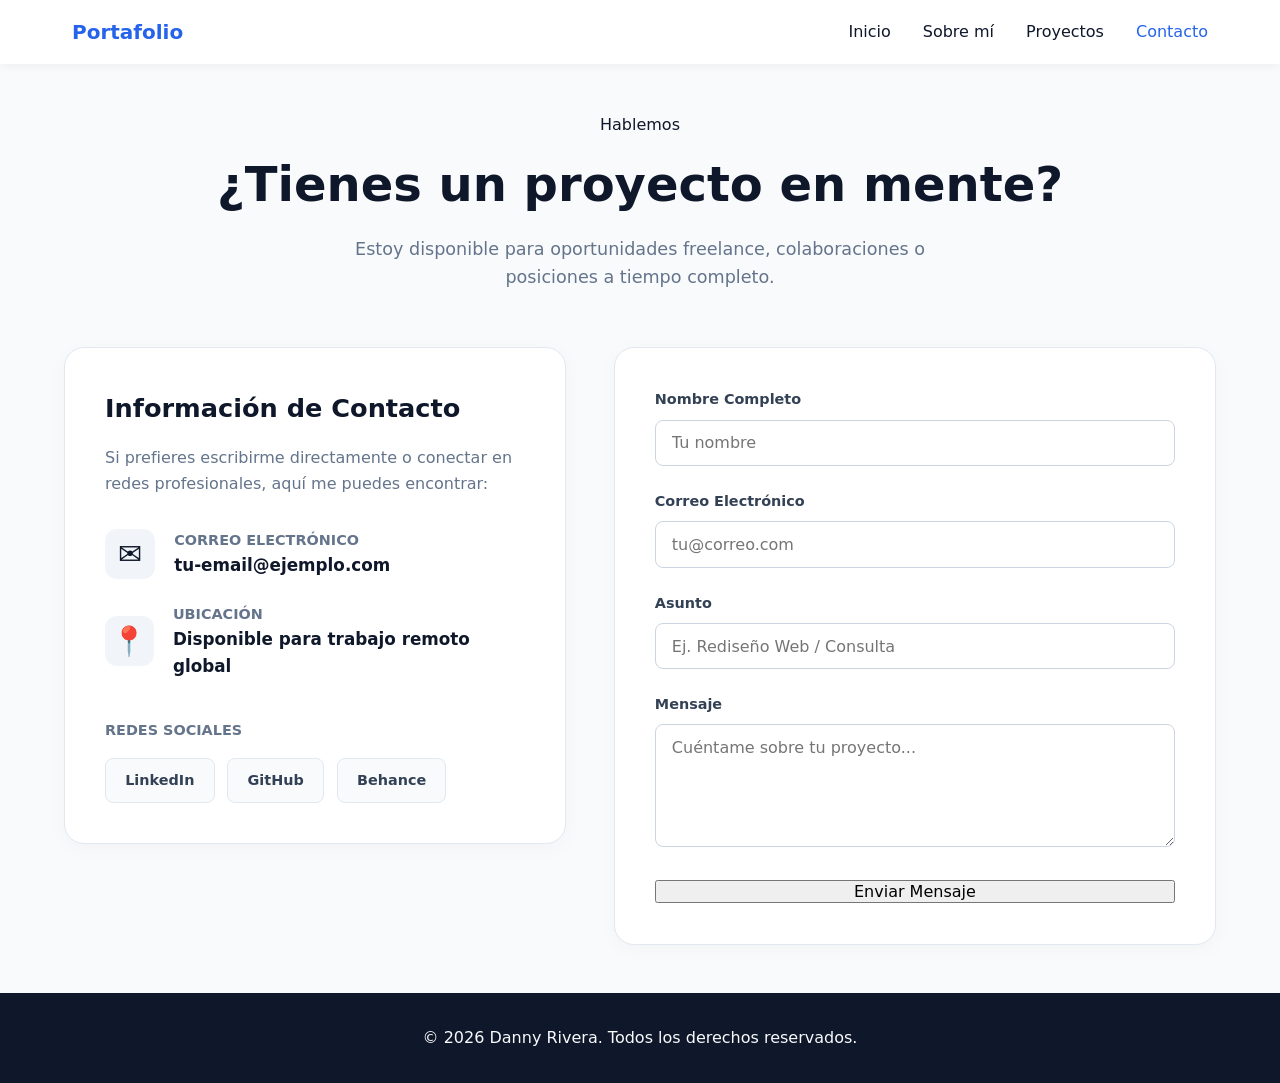
<file: contacto.html>
<!DOCTYPE html>
<html lang="es">
<head>
    <meta charset="UTF-8">
    <meta name="viewport" content="width=device-width, initial-scale=1.0">
    <title>Contacto - Danny Rivera</title>
    
    <!-- CSS Global y de Contacto -->
    <link rel="stylesheet" href="css/layout.css">
    <link rel="stylesheet" href="css/contact.css">
</head>
<body>

    <!-- ENCABEZADO (HEADER) -->
    <header>
        <nav class="navbar">
            <a href="index.html" class="logo"><strong>Portafolio</strong></a>
            <ul class="nav-links">
                <li><a href="index.html">Inicio</a></li>
                <li><a href="sobre-mi.html">Sobre mí</a></li>
                <li><a href="proyectos.html">Proyectos</a></li>
                <li><a href="contacto.html" class="active">Contacto</a></li>
            </ul>
        </nav>
    </header>

    <!-- CONTENIDO PRINCIPAL -->
    <main class="contact-container">
        
        <section class="contact-header">
            <span class="badge">Hablemos</span>
            <h1>¿Tienes un proyecto en <span class="highlight-gradient">mente?</span></h1>
            <p class="subtitle">Estoy disponible para oportunidades freelance, colaboraciones o posiciones a tiempo completo.</p>
        </section>

        <section class="contact-grid">
            
            <!-- Tarjeta de Información Directa -->
            <div class="contact-info">
                <h2>Información de Contacto</h2>
                <p>Si prefieres escribirme directamente o conectar en redes profesionales, aquí me puedes encontrar:</p>

                <div class="info-list">
                    <div class="info-item">
                        <div class="icon">✉️</div>
                        <div>
                            <h4>Correo Electrónico</h4>
                            <a href="mailto:tu-email@ejemplo.com">tu-email@ejemplo.com</a>
                        </div>
                    </div>

                    <div class="info-item">
                        <div class="icon">📍</div>
                        <div>
                            <h4>Ubicación</h4>
                            <p>Disponible para trabajo remoto global</p>
                        </div>
                    </div>
                </div>

                <div class="social-links">
                    <h4>Redes Sociales</h4>
                    <div class="social-buttons">
                        <a href="https://linkedin.com" target="_blank" class="social-btn">LinkedIn</a>
                        <a href="https://github.com" target="_blank" class="social-btn">GitHub</a>
                        <a href="https://behance.net" target="_blank" class="social-btn">Behance</a>
                    </div>
                </div>
            </div>

            <!-- Formulario de Contacto -->
            <div class="contact-form-card">
                <form id="contact-form" action="https://formspree.io/f/tu-form-id" method="POST">
                    <div class="form-group">
                        <label for="name">Nombre Completo</label>
                        <input type="text" id="name" name="name" placeholder="Tu nombre" required>
                    </div>

                    <div class="form-group">
                        <label for="email">Correo Electrónico</label>
                        <input type="email" id="email" name="email" placeholder="tu@correo.com" required>
                    </div>

                    <div class="form-group">
                        <label for="subject">Asunto</label>
                        <input type="text" id="subject" name="subject" placeholder="Ej. Rediseño Web / Consulta" required>
                    </div>

                    <div class="form-group">
                        <label for="message">Mensaje</label>
                        <textarea id="message" name="message" rows="5" placeholder="Cuéntame sobre tu proyecto..." required></textarea>
                    </div>

                    <button type="submit" class="btn btn-primary btn-full">Enviar Mensaje</button>
                </form>
            </div>

        </section>

    </main>

    <!-- PIE DE PÁGINA (FOOTER) -->
    <footer>
        <p>&copy; 2026 Danny Rivera. Todos los derechos reservados.</p>
    </footer>

    <!-- JavaScript Global -->
    <script src="js/global.js"></script>
</body>
</html>
</file>
<file: css/layout.css>
/* ==========================================
   ESTILOS GLOBALES (layout.css)
   ========================================== */

:root {
    --primary-color: #2563eb;
    --text-color: #0f172a;
    --bg-color: #f8fafc;
    --card-bg: #ffffff;
    --footer-bg: #0f172a;
    --footer-text: #f8fafc;
}

* {
    margin: 0;
    padding: 0;
    box-sizing: border-box;
    font-family: system-ui, -apple-system, BlinkMacSystemFont, 'Segoe UI', Roboto, sans-serif;
}

body {
    background-color: var(--bg-color);
    color: var(--text-color);
    display: flex;
    flex-direction: column;
    min-height: 100vh;
    line-height: 1.6;
}

main {
    flex: 1;
}

/* ENCABEZADO Y NAVEGACIÓN GLOBAL */
header {
    background: var(--card-bg);
    box-shadow: 0 2px 10px rgba(0, 0, 0, 0.05);
    position: sticky;
    top: 0;
    z-index: 1000;
}

.navbar {
    display: flex;
    justify-content: space-between;
    align-items: center;
    max-width: 1200px;
    margin: 0 auto;
    padding: 1rem 2rem;
    flex-wrap: wrap; /* Evita desbordamientos en pantallas medianas */
    gap: 1rem;
}

.logo {
    text-decoration: none;
    color: var(--primary-color);
    font-size: 1.25rem;
    font-weight: 700;
    white-space: nowrap;
}

.nav-links {
    display: flex;
    list-style: none;
    gap: 2rem; /* Espaciado cómodo entre elementos */
    align-items: center;
}

.nav-links li {
    white-space: nowrap; /* Evita que "Sobre mí" se divida en dos líneas */
}

.nav-links a {
    text-decoration: none;
    color: var(--text-color);
    font-weight: 500;
    transition: color 0.3s ease;
}

.nav-links a:hover,
.nav-links a.active {
    color: var(--primary-color);
}

/* PIE DE PÁGINA GLOBAL */
footer {
    background-color: var(--footer-bg);
    color: var(--footer-text);
    text-align: center;
    padding: 2rem 1rem;
    margin-top: auto;
}

/* RESPONSIVE PARA MÓVILES */
@media (max-width: 768px) {
    .navbar {
        flex-direction: column;
        padding: 1rem;
        text-align: center;
    }

    .nav-links {
        gap: 1.2rem;
        flex-wrap: wrap;
        justify-content: center;
    }
}
</file>
<file: css/contact.css>
/* ==========================================
   ESTILOS DE LA PÁGINA DE CONTACTO (contact.css)
   ========================================== */

.contact-container {
    width: 100%;
    max-width: 1200px;
    margin: 0 auto;
    padding: 3rem 1.5rem;
}

.contact-header {
    text-align: center;
    margin-bottom: 3.5rem;
}

.contact-header h1 {
    font-size: clamp(2rem, 4vw, 3rem);
    font-weight: 800;
    margin-top: 0.5rem;
    margin-bottom: 0.8rem;
}

.contact-header .subtitle {
    color: #64748b;
    font-size: 1.1rem;
    max-width: 600px;
    margin: 0 auto;
}

/* ESTRUCTURA PRINCIPAL EN GRID */
.contact-grid {
    display: grid;
    grid-template-columns: 1fr 1.2fr;
    gap: 3rem;
    align-items: start;
}

/* TARJETA DE INFORMACIÓN */
.contact-info {
    background: #ffffff;
    padding: 2.5rem;
    border-radius: 20px;
    border: 1px solid #e2e8f0;
    box-shadow: 0 4px 20px rgba(0, 0, 0, 0.03);
}

.contact-info h2 {
    font-size: 1.6rem;
    color: #0f172a;
    margin-bottom: 1rem;
}

.contact-info > p {
    color: #64748b;
    font-size: 1rem;
    margin-bottom: 2rem;
    line-height: 1.6;
}

.info-list {
    display: flex;
    flex-direction: column;
    gap: 1.5rem;
    margin-bottom: 2.5rem;
}

.info-item {
    display: flex;
    align-items: center;
    gap: 1.2rem;
}

.info-item .icon {
    font-size: 1.8rem;
    background: #f1f5f9;
    width: 50px;
    height: 50px;
    display: flex;
    justify-content: center;
    align-items: center;
    border-radius: 12px;
}

.info-item h4 {
    font-size: 0.9rem;
    color: #64748b;
    font-weight: 600;
    text-transform: uppercase;
}

.info-item a, .info-item p {
    font-size: 1.05rem;
    color: #0f172a;
    font-weight: 600;
    text-decoration: none;
}

.info-item a:hover {
    color: #2563eb;
}

.social-links h4 {
    font-size: 0.9rem;
    color: #64748b;
    text-transform: uppercase;
    margin-bottom: 1rem;
}

.social-buttons {
    display: flex;
    flex-wrap: wrap;
    gap: 0.8rem;
}

.social-btn {
    padding: 0.6rem 1.2rem;
    background: #f8fafc;
    border: 1px solid #e2e8f0;
    border-radius: 8px;
    color: #334155;
    text-decoration: none;
    font-weight: 600;
    font-size: 0.9rem;
    transition: all 0.3s ease;
}

.social-btn:hover {
    background: #2563eb;
    color: #ffffff;
    border-color: #2563eb;
}

/* FORMULARIO DE CONTACTO */
.contact-form-card {
    background: #ffffff;
    padding: 2.5rem;
    border-radius: 20px;
    border: 1px solid #e2e8f0;
    box-shadow: 0 4px 20px rgba(0, 0, 0, 0.03);
}

.form-group {
    margin-bottom: 1.5rem;
}

.form-group label {
    display: block;
    font-size: 0.9rem;
    font-weight: 600;
    color: #334155;
    margin-bottom: 0.5rem;
}

.form-group input,
.form-group textarea {
    width: 100%;
    padding: 0.8rem 1rem;
    border: 1px solid #cbd5e1;
    border-radius: 8px;
    font-size: 1rem;
    color: #0f172a;
    outline: none;
    transition: border-color 0.3s ease, box-shadow 0.3s ease;
}

.form-group input:focus,
.form-group textarea:focus {
    border-color: #2563eb;
    box-shadow: 0 0 0 3px rgba(37, 99, 235, 0.15);
}

.btn-full {
    width: 100%;
    cursor: pointer;
    font-size: 1rem;
}

/* RESPONSIVE */
@media (max-width: 868px) {
    .contact-grid {
        grid-template-columns: 1fr;
        gap: 2rem;
    }
}
</file>
